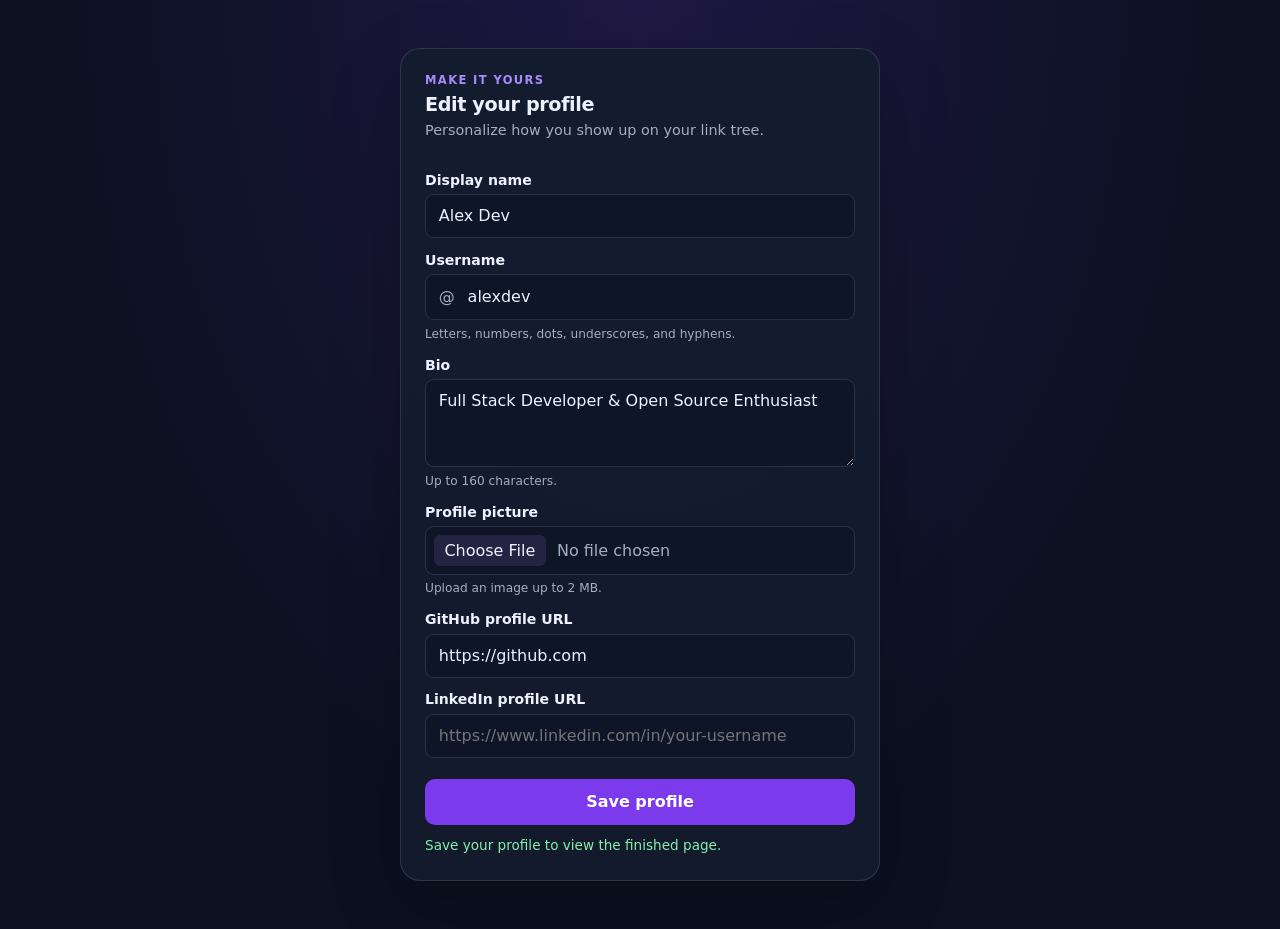
<file: index.html>
<!DOCTYPE html>
<html lang="en">
<head>
  <meta charset="UTF-8">
  <meta name="viewport" content="width=device-width, initial-scale=1.0">
  <meta name="theme-color" content="#111827">
  <title>Developer Link Tree</title>
  <link rel="stylesheet" href="style.css">
  <script src="app.js" defer></script>
</head>
<body>
  <main id="main-container" class="container">
    <section class="editor-card" aria-labelledby="editor-heading">
      <div class="editor-heading">
        <p class="eyebrow">Make it yours</p>
        <h2 id="editor-heading">Edit your profile</h2>
        <p>Personalize how you show up on your link tree.</p>
      </div>

      <form id="profile-form">
        <label for="display-name">Display name</label>
        <input
          type="text"
          id="display-name"
          name="displayName"
          maxlength="60"
          autocomplete="name"
          required
        >

        <label for="username">Username</label>
        <div class="username-input">
          <span aria-hidden="true">@</span>
          <input
            type="text"
            id="username"
            name="username"
            maxlength="30"
            pattern="[A-Za-z0-9._\-]*"
            autocomplete="username"
            aria-describedby="username-help"
          >
        </div>
        <p class="field-help" id="username-help">Letters, numbers, dots, underscores, and hyphens.</p>

        <label for="bio">Bio</label>
        <textarea id="bio" name="bio" rows="3" maxlength="160"></textarea>
        <p class="field-help">Up to 160 characters.</p>

        <label for="picture-file">Profile picture</label>
        <input
          type="file"
          id="picture-file"
          name="pictureFile"
          accept="image/*"
          aria-describedby="picture-help"
        >
        <p class="field-help" id="picture-help">Upload an image up to 2 MB.</p>

        <label for="github-url">GitHub profile URL</label>
        <input
          type="url"
          id="github-url"
          name="githubUrl"
          placeholder="https://github.com/your-username"
          inputmode="url"
          autocomplete="url"
        >

        <label for="linkedin-url">LinkedIn profile URL</label>
        <input
          type="url"
          id="linkedin-url"
          name="linkedinUrl"
          placeholder="https://www.linkedin.com/in/your-username"
          inputmode="url"
          autocomplete="url"
        >

        <button class="save-btn" type="submit">Save profile</button>
        <p class="form-status" id="form-status" role="status" aria-live="polite"></p>
        <a class="view-profile-link" id="view-profile-link" href="profile.html" hidden>See your saved profile</a>
      </form>
    </section>
  </main>
</body>
</html>
</file>
<file: style.css>
:root {
  color-scheme: dark;
  font-family: Inter, ui-sans-serif, system-ui, -apple-system, BlinkMacSystemFont, "Segoe UI", sans-serif;
  color: #eef2ff;
  background: #0b1120;
  font-synthesis: none;
  text-rendering: optimizeLegibility;
  --muted: #a4aec3;
  --border: rgba(165, 180, 203, 0.18);
  --accent: #a78bfa;
}

* {
  box-sizing: border-box;
}

body {
  margin: 0;
  min-height: 100vh;
  padding: 3rem 1rem;
  display: flex;
  justify-content: center;
  background:
    radial-gradient(ellipse at 50% 0, rgba(124, 58, 237, 0.18), transparent 38rem),
    #0b1120;
}

#main-container {
  width: 100%;
  max-width: 480px;
  margin: auto;
  display: grid;
  gap: 1.25rem;
}

.profile-card,
.editor-card {
  border: 1px solid var(--border);
  border-radius: 20px;
  background: rgba(19, 28, 46, 0.9);
  box-shadow: 0 24px 70px rgba(0, 0, 0, 0.24);
}

.editor-card {
  width: 100%;
}

.profile-card {
  padding: 2rem;
  text-align: center;
}

.profile-header {
  display: flex;
  flex-direction: column;
  align-items: center;
}

.profile-img {
  width: 112px;
  height: 112px;
  margin-bottom: 1.1rem;
  border: 3px solid rgba(167, 139, 250, 0.65);
  border-radius: 50%;
  background: #252342;
  object-fit: cover;
}

.profile-name {
  margin: 0;
  font-size: 1.65rem;
  letter-spacing: -0.035em;
}

.profile-username {
  margin: 0.3rem 0 0;
  color: var(--accent);
  font-size: 0.92rem;
}

.profile-username[hidden],
.profile-bio[hidden] {
  display: none;
}

.profile-bio {
  max-width: 34ch;
  margin: 0.85rem 0 0;
  color: var(--muted);
  line-height: 1.6;
  white-space: pre-wrap;
  overflow-wrap: anywhere;
}

.links-section {
  display: grid;
  gap: 0.75rem;
  margin-top: 1.5rem;
}

.link-btn,
.save-btn {
  display: block;
  width: 100%;
  padding: 0.85rem 1.25rem;
  border: 0;
  border-radius: 10px;
  background: #7c3aed;
  color: #fff;
  font: inherit;
  font-weight: 650;
  text-align: center;
  text-decoration: none;
  cursor: pointer;
  transition: background-color 0.2s ease, transform 0.2s ease, box-shadow 0.2s ease;
}

.link-btn[hidden] {
  display: none;
}

.link-btn:hover,
.link-btn:focus-visible,
.save-btn:hover,
.save-btn:focus-visible {
  background: #6d28d9;
  transform: translateY(-2px);
  box-shadow: 0 8px 20px rgba(109, 40, 217, 0.28);
}

.editor-card {
  padding: 1.5rem;
}

.editor-heading {
  margin-bottom: 1.25rem;
}

.eyebrow {
  margin: 0 0 0.35rem;
  color: var(--accent);
  font-size: 0.72rem;
  font-weight: 700;
  letter-spacing: 0.12em;
  text-transform: uppercase;
}

.editor-heading h2 {
  margin: 0;
  font-size: 1.2rem;
  letter-spacing: -0.02em;
}

.editor-heading > p:last-child {
  margin: 0.4rem 0 0;
  color: var(--muted);
  font-size: 0.9rem;
}

.text-link,
.view-profile-link {
  color: #c4b5fd;
  font-size: 0.88rem;
  font-weight: 600;
  text-decoration: none;
}

.text-link {
  display: inline-block;
  margin-top: 0.85rem;
}

.text-link:hover,
.view-profile-link:hover {
  color: #ddd6fe;
  text-decoration: underline;
}

#profile-form {
  display: flex;
  flex-direction: column;
}

#profile-form label {
  margin: 0.85rem 0 0.4rem;
  font-size: 0.88rem;
  font-weight: 600;
}

#profile-form input,
#profile-form textarea {
  width: 100%;
  min-height: 44px;
  padding: 0.7rem 0.8rem;
  border: 1px solid var(--border);
  border-radius: 9px;
  outline: none;
  background: #0d1526;
  color: #eef2ff;
  font: inherit;
}

#profile-form input:focus,
#profile-form textarea:focus {
  border-color: var(--accent);
  box-shadow: 0 0 0 3px rgba(167, 139, 250, 0.15);
}

#profile-form input[type="file"] {
  padding: 0.5rem;
  color: var(--muted);
}

#profile-form input[type="file"]::file-selector-button {
  margin-right: 0.7rem;
  padding: 0.35rem 0.65rem;
  border: 0;
  border-radius: 6px;
  background: #252342;
  color: #eef2ff;
  font: inherit;
  cursor: pointer;
}

#profile-form textarea {
  min-height: 88px;
  resize: vertical;
}

.username-input {
  display: flex;
  align-items: center;
  border: 1px solid var(--border);
  border-radius: 9px;
  background: #0d1526;
}

.username-input:focus-within {
  border-color: var(--accent);
  box-shadow: 0 0 0 3px rgba(167, 139, 250, 0.15);
}

.username-input > span {
  padding-left: 0.8rem;
  color: var(--muted);
}

.username-input input {
  border: 0 !important;
  box-shadow: none !important;
  background: transparent !important;
}

.field-help {
  margin: 0.35rem 0 0;
  color: var(--muted);
  font-size: 0.76rem;
  line-height: 1.45;
}

.save-btn {
  margin-top: 1.3rem;
}

.form-status {
  min-height: 1.25rem;
  margin: 0.7rem 0 0;
  color: #86efac;
  font-size: 0.85rem;
  line-height: 1.45;
}

.form-status.is-error {
  color: #fca5a5;
}

.view-profile-link {
  margin-top: 0.65rem;
  text-align: center;
}

.profile-page {
  max-width: 480px;
}

.profile-status {
  margin: 0.85rem 0 0;
  color: var(--muted);
  font-size: 0.82rem;
  line-height: 1.5;
}

.empty-profile {
  padding: 2rem;
  border: 1px solid var(--border);
  border-radius: 20px;
  background: rgba(19, 28, 46, 0.9);
  text-align: center;
}

.empty-profile h1 {
  margin: 0;
  font-size: 1.35rem;
}

.empty-profile p {
  margin: 0.75rem 0 1.25rem;
  color: var(--muted);
  font-size: 0.9rem;
  line-height: 1.5;
}

.empty-profile .save-btn {
  text-decoration: none;
}

.profile-page-actions {
  text-align: center;
}

:focus-visible {
  outline: 2px solid #c4b5fd;
  outline-offset: 3px;
}

@media (max-width: 420px) {
  body {
    padding: 1.25rem 0.75rem;
  }

  .profile-card {
    padding: 1.5rem 1.25rem;
  }

  .editor-card {
    padding: 1.25rem;
  }
}

@media (prefers-reduced-motion: reduce) {
  *,
  *::before,
  *::after {
    scroll-behavior: auto !important;
    transition-duration: 0.01ms !important;
  }
}
</file>
